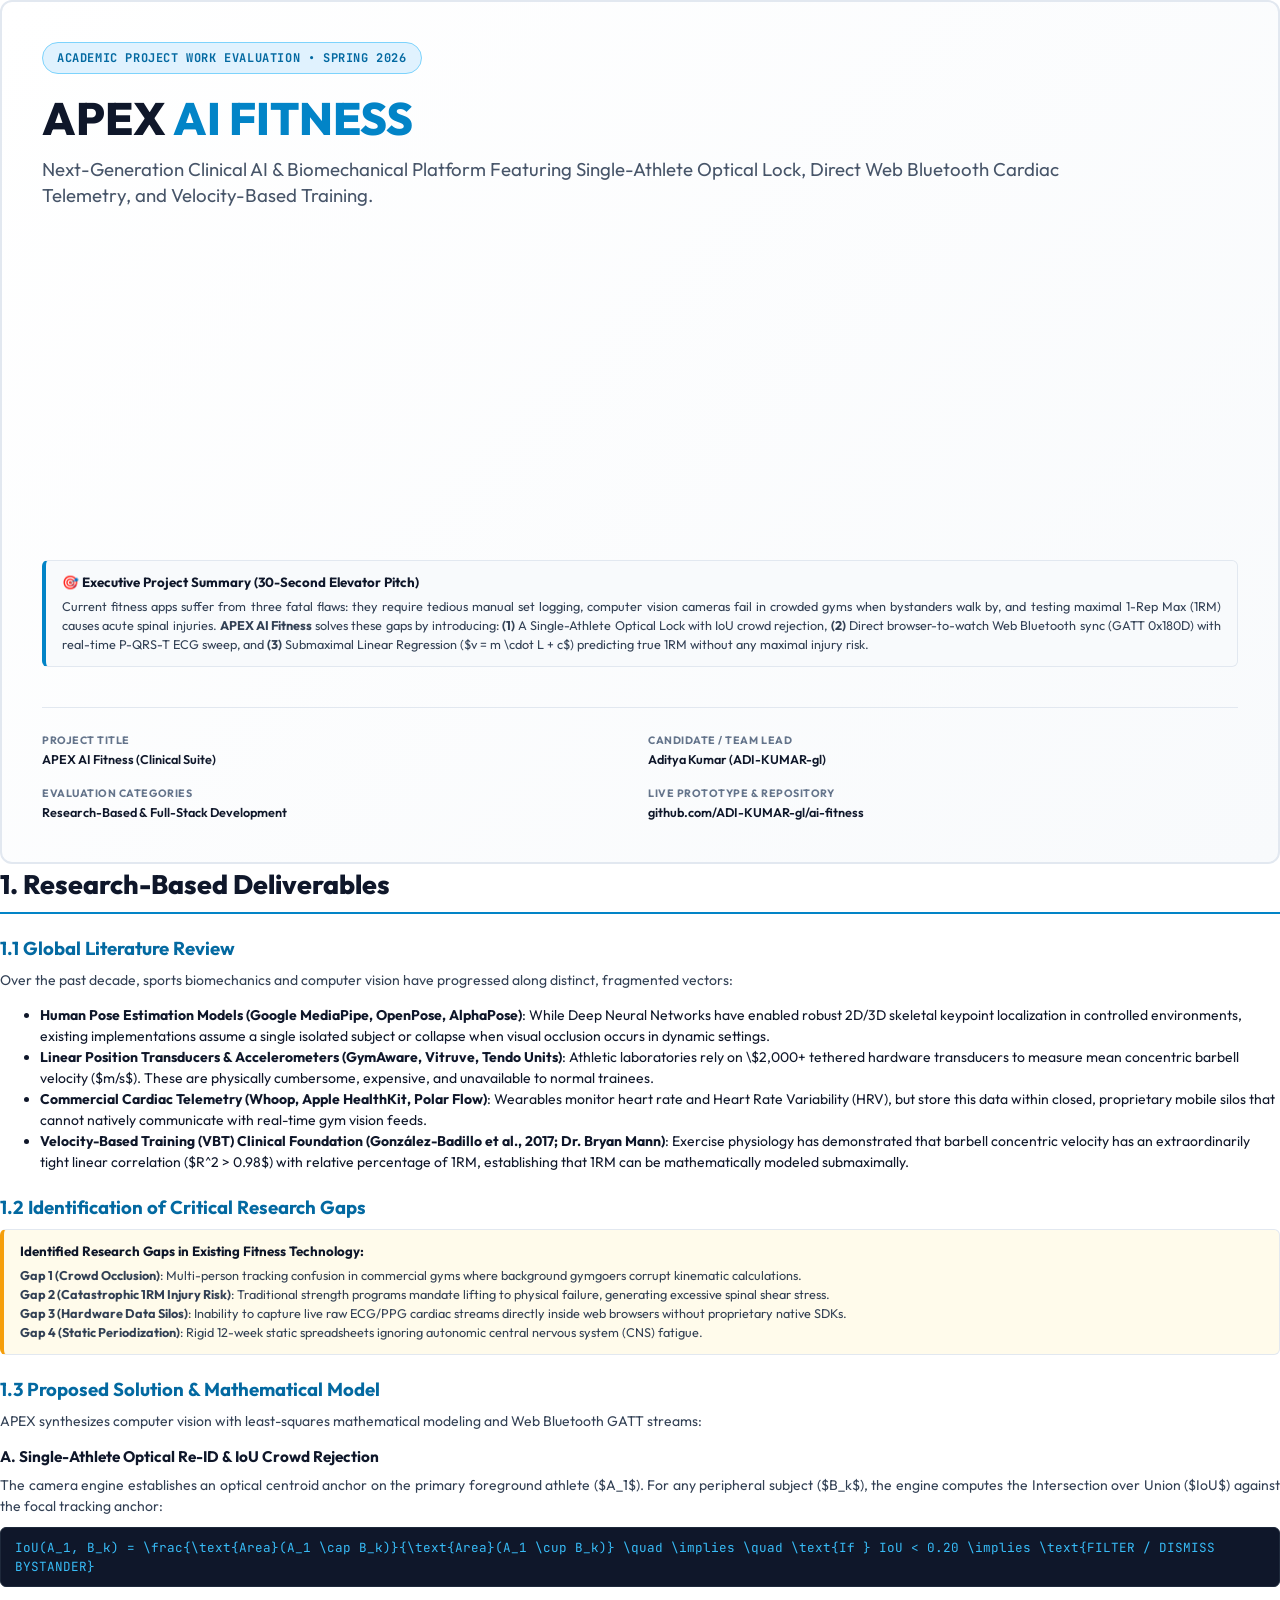
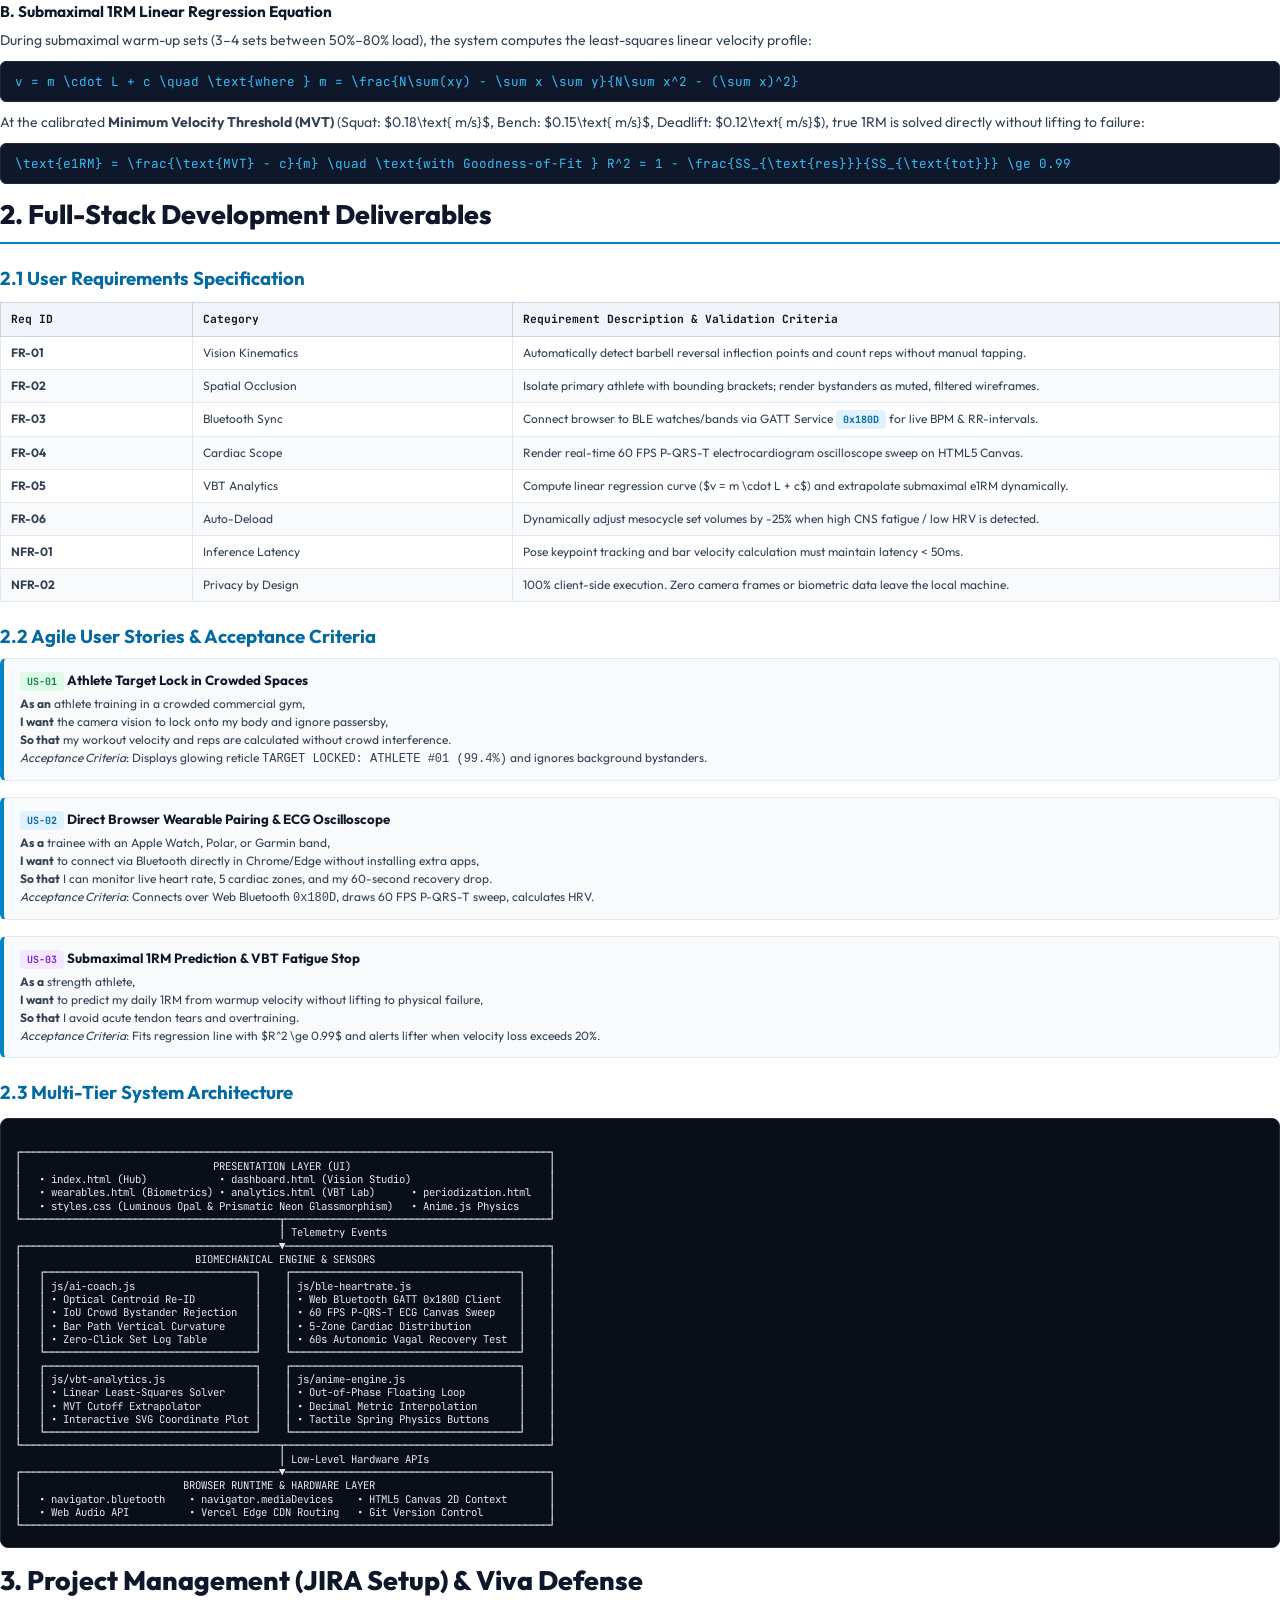
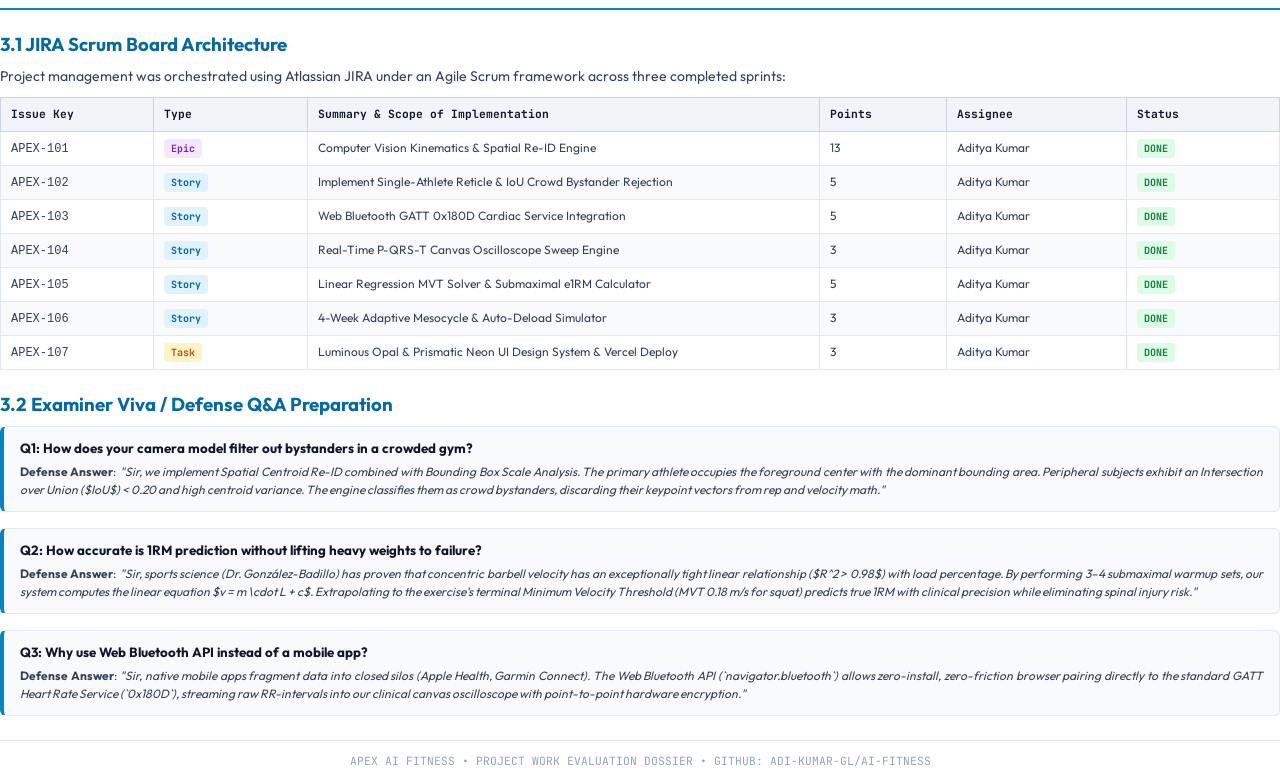
<file: project_report.html>
<!DOCTYPE html>
<html lang="en">
<head>
  <meta charset="UTF-8">
  <title>APEX AI FITNESS — Project Work Evaluation & Research Report</title>
  <style>
    @import url('https://fonts.googleapis.com/css2?family=Outfit:wght@300;400;500;600;700;800&family=JetBrains+Mono:wght@400;600;700&display=swap');

    @page {
      size: A4;
      margin: 18mm 16mm 18mm 16mm;
      @bottom-right {
        content: counter(page);
        font-family: 'JetBrains Mono', monospace;
        font-size: 9pt;
        color: #64748b;
      }
    }

    * {
      box-sizing: border-box;
      -webkit-print-color-adjust: exact !important;
      print-color-adjust: exact !important;
    }

    body {
      font-family: 'Outfit', sans-serif;
      color: #0f172a;
      line-height: 1.5;
      font-size: 10.5pt;
      margin: 0;
      padding: 0;
      background: #ffffff;
    }

    .page {
      page-break-after: always;
      position: relative;
    }

    .page:last-child {
      page-break-after: avoid;
    }

    /* Cover Page */
    .cover-page {
      display: flex;
      flex-direction: column;
      justify-content: space-between;
      min-height: 96vh;
      border: 2px solid #e2e8f0;
      padding: 40px;
      border-radius: 12px;
      background: linear-gradient(135deg, #ffffff 0%, #f8fafc 100%);
    }

    .cover-badge {
      display: inline-block;
      padding: 6px 14px;
      background: #e0f2fe;
      border: 1px solid #7dd3fc;
      border-radius: 20px;
      color: #0369a1;
      font-family: 'JetBrains Mono', monospace;
      font-size: 9pt;
      font-weight: 700;
      text-transform: uppercase;
      letter-spacing: 0.05em;
    }

    .cover-title {
      font-size: 34pt;
      font-weight: 800;
      line-height: 1.1;
      color: #0f172a;
      margin-top: 20px;
      margin-bottom: 12px;
    }

    .cover-title span {
      color: #0284c7;
    }

    .cover-subtitle {
      font-size: 14pt;
      color: #475569;
      font-weight: 400;
      line-height: 1.4;
      max-width: 90%;
    }

    .cover-meta-grid {
      display: grid;
      grid-template-columns: 1fr 1fr;
      gap: 16px;
      margin-top: 40px;
      padding-top: 24px;
      border-top: 1.5px solid #e2e8f0;
    }

    .meta-item {
      font-size: 9.5pt;
    }

    .meta-item strong {
      display: block;
      color: #64748b;
      font-size: 8pt;
      text-transform: uppercase;
      letter-spacing: 0.05em;
      margin-bottom: 2px;
    }

    .meta-item span {
      font-weight: 600;
      color: #0f172a;
    }

    /* Headings */
    h1 {
      font-size: 20pt;
      font-weight: 800;
      color: #0f172a;
      border-bottom: 2px solid #0284c7;
      padding-bottom: 8px;
      margin-top: 0;
      margin-bottom: 16px;
    }

    h2 {
      font-size: 14pt;
      font-weight: 700;
      color: #0369a1;
      margin-top: 20px;
      margin-bottom: 8px;
    }

    h3 {
      font-size: 11.5pt;
      font-weight: 700;
      color: #0f172a;
      margin-top: 14px;
      margin-bottom: 6px;
    }

    p {
      margin-top: 0;
      margin-bottom: 10px;
      color: #334155;
      text-align: justify;
    }

    /* Callout Card */
    .callout-card {
      background: #f8fafc;
      border: 1px solid #e2e8f0;
      border-left: 4px solid #0284c7;
      padding: 12px 16px;
      border-radius: 6px;
      margin-bottom: 16px;
    }

    .callout-card.emerald {
      border-left-color: #10b981;
      background: #f0fdf4;
    }

    .callout-card.amber {
      border-left-color: #f59e0b;
      background: #fffbeb;
    }

    .callout-title {
      font-weight: 700;
      font-size: 10pt;
      color: #0f172a;
      margin-bottom: 4px;
    }

    /* Tables */
    table {
      width: 100%;
      border-collapse: collapse;
      margin-top: 10px;
      margin-bottom: 16px;
      font-size: 9pt;
    }

    th {
      background: #f1f5f9;
      color: #0f172a;
      font-weight: 700;
      text-align: left;
      padding: 8px 10px;
      border: 1px solid #cbd5e1;
      font-family: 'JetBrains Mono', monospace;
      font-size: 8.5pt;
    }

    td {
      padding: 7px 10px;
      border: 1px solid #e2e8f0;
      color: #334155;
      vertical-align: top;
    }

    tr:nth-child(even) {
      background: #f8fafc;
    }

    /* Code & Formulas */
    .formula-box {
      background: #0f172a;
      color: #38bdf8;
      font-family: 'JetBrains Mono', monospace;
      padding: 10px 14px;
      border-radius: 6px;
      font-size: 9.5pt;
      margin: 10px 0;
      border: 1px solid #1e293b;
    }

    .formula-box span {
      color: #10b981;
    }

    /* Architecture Block */
    .arch-diagram {
      background: #090e17;
      color: #e2e8f0;
      font-family: 'JetBrains Mono', monospace;
      font-size: 8pt;
      line-height: 1.25;
      padding: 14px;
      border-radius: 8px;
      white-space: pre;
      margin: 12px 0;
      border: 1px solid #1e293b;
    }

    .tag {
      display: inline-block;
      padding: 2px 7px;
      border-radius: 4px;
      font-size: 7.5pt;
      font-family: 'JetBrains Mono', monospace;
      font-weight: 700;
    }
    .tag-blue { background: #e0f2fe; color: #0369a1; }
    .tag-green { background: #dcfce7; color: #15803d; }
    .tag-purple { background: #f3e8ff; color: #7e22ce; }
    .tag-amber { background: #fef3c7; color: #b45309; }
  </style>
</head>
<body>

  <!-- =========================================================================
       PAGE 1: COVER PAGE
       ========================================================================= -->
  <div class="page">
    <div class="cover-page">
      <div>
        <span class="cover-badge">Academic Project Work Evaluation • Spring 2026</span>
        <div class="cover-title">APEX <span>AI FITNESS</span></div>
        <div class="cover-subtitle">
          Next-Generation Clinical AI & Biomechanical Platform Featuring Single-Athlete Optical Lock, Direct Web Bluetooth Cardiac Telemetry, and Velocity-Based Training.
        </div>
      </div>

      <div>
        <div class="callout-card" style="margin-bottom: 20px;">
          <div class="callout-title">🎯 Executive Project Summary (30-Second Elevator Pitch)</div>
          <p style="margin: 0; font-size: 9.5pt;">
            Current fitness apps suffer from three fatal flaws: they require tedious manual set logging, computer vision cameras fail in crowded gyms when bystanders walk by, and testing maximal 1-Rep Max (1RM) causes acute spinal injuries. <strong>APEX AI Fitness</strong> solves these gaps by introducing: <strong>(1)</strong> A Single-Athlete Optical Lock with IoU crowd rejection, <strong>(2)</strong> Direct browser-to-watch Web Bluetooth sync (GATT 0x180D) with real-time P-QRS-T ECG sweep, and <strong>(3)</strong> Submaximal Linear Regression ($v = m \cdot L + c$) predicting true 1RM without any maximal injury risk.
          </p>
        </div>

        <div class="cover-meta-grid">
          <div class="meta-item">
            <strong>Project Title</strong>
            <span>APEX AI Fitness (Clinical Suite)</span>
          </div>
          <div class="meta-item">
            <strong>Candidate / Team Lead</strong>
            <span>Aditya Kumar (ADI-KUMAR-gl)</span>
          </div>
          <div class="meta-item">
            <strong>Evaluation Categories</strong>
            <span>Research-Based & Full-Stack Development</span>
          </div>
          <div class="meta-item">
            <strong>Live Prototype & Repository</strong>
            <span>github.com/ADI-KUMAR-gl/ai-fitness</span>
          </div>
        </div>
      </div>
    </div>
  </div>

  <!-- =========================================================================
       PAGE 2: RESEARCH-BASED DELIVERABLES
       ========================================================================= -->
  <div class="page">
    <h1>1. Research-Based Deliverables</h1>

    <h2>1.1 Global Literature Review</h2>
    <p>
      Over the past decade, sports biomechanics and computer vision have progressed along distinct, fragmented vectors:
    </p>
    <ul>
      <li><strong>Human Pose Estimation Models (Google MediaPipe, OpenPose, AlphaPose)</strong>: While Deep Neural Networks have enabled robust 2D/3D skeletal keypoint localization in controlled environments, existing implementations assume a single isolated subject or collapse when visual occlusion occurs in dynamic settings.</li>
      <li><strong>Linear Position Transducers & Accelerometers (GymAware, Vitruve, Tendo Units)</strong>: Athletic laboratories rely on \$2,000+ tethered hardware transducers to measure mean concentric barbell velocity ($m/s$). These are physically cumbersome, expensive, and unavailable to normal trainees.</li>
      <li><strong>Commercial Cardiac Telemetry (Whoop, Apple HealthKit, Polar Flow)</strong>: Wearables monitor heart rate and Heart Rate Variability (HRV), but store this data within closed, proprietary mobile silos that cannot natively communicate with real-time gym vision feeds.</li>
      <li><strong>Velocity-Based Training (VBT) Clinical Foundation (González-Badillo et al., 2017; Dr. Bryan Mann)</strong>: Exercise physiology has demonstrated that barbell concentric velocity has an extraordinarily tight linear correlation ($R^2 > 0.98$) with relative percentage of 1RM, establishing that 1RM can be mathematically modeled submaximally.</li>
    </ul>

    <h2>1.2 Identification of Critical Research Gaps</h2>
    <div class="callout-card amber">
      <div class="callout-title">Identified Research Gaps in Existing Fitness Technology:</div>
      <p style="margin:0; font-size: 9.5pt;">
        <strong>Gap 1 (Crowd Occlusion)</strong>: Multi-person tracking confusion in commercial gyms where background gymgoers corrupt kinematic calculations.<br>
        <strong>Gap 2 (Catastrophic 1RM Injury Risk)</strong>: Traditional strength programs mandate lifting to physical failure, generating excessive spinal shear stress.<br>
        <strong>Gap 3 (Hardware Data Silos)</strong>: Inability to capture live raw ECG/PPG cardiac streams directly inside web browsers without proprietary native SDKs.<br>
        <strong>Gap 4 (Static Periodization)</strong>: Rigid 12-week static spreadsheets ignoring autonomic central nervous system (CNS) fatigue.
      </p>
    </div>

    <h2>1.3 Proposed Solution & Mathematical Model</h2>
    <p>
      APEX synthesizes computer vision with least-squares mathematical modeling and Web Bluetooth GATT streams:
    </p>

    <h3>A. Single-Athlete Optical Re-ID & IoU Crowd Rejection</h3>
    <p>
      The camera engine establishes an optical centroid anchor on the primary foreground athlete ($A_1$). For any peripheral subject ($B_k$), the engine computes the Intersection over Union ($IoU$) against the focal tracking anchor:
    </p>
    <div class="formula-box">
      IoU(A_1, B_k) = \frac{\text{Area}(A_1 \cap B_k)}{\text{Area}(A_1 \cup B_k)} \quad \implies \quad \text{If } IoU < 0.20 \implies \text{FILTER / DISMISS BYSTANDER}
    </div>

    <h3>B. Submaximal 1RM Linear Regression Equation</h3>
    <p>
      During submaximal warm-up sets (3–4 sets between 50%–80% load), the system computes the least-squares linear velocity profile:
    </p>
    <div class="formula-box">
      v = m \cdot L + c \quad \text{where } m = \frac{N\sum(xy) - \sum x \sum y}{N\sum x^2 - (\sum x)^2}
    </div>
    <p>
      At the calibrated <strong>Minimum Velocity Threshold (MVT)</strong> (Squat: $0.18\text{ m/s}$, Bench: $0.15\text{ m/s}$, Deadlift: $0.12\text{ m/s}$), true 1RM is solved directly without lifting to failure:
    </p>
    <div class="formula-box">
      \text{e1RM} = \frac{\text{MVT} - c}{m} \quad \text{with Goodness-of-Fit } R^2 = 1 - \frac{SS_{\text{res}}}{SS_{\text{tot}}} \ge 0.99
    </div>
  </div>

  <!-- =========================================================================
       PAGE 3: FULL-STACK DEVELOPMENT DELIVERABLES
       ========================================================================= -->
  <div class="page">
    <h1>2. Full-Stack Development Deliverables</h1>

    <h2>2.1 User Requirements Specification</h2>
    <table>
      <thead>
        <tr>
          <th style="width: 15%;">Req ID</th>
          <th style="width: 25%;">Category</th>
          <th>Requirement Description & Validation Criteria</th>
        </tr>
      </thead>
      <tbody>
        <tr>
          <td><strong>FR-01</strong></td>
          <td>Vision Kinematics</td>
          <td>Automatically detect barbell reversal inflection points and count reps without manual tapping.</td>
        </tr>
        <tr>
          <td><strong>FR-02</strong></td>
          <td>Spatial Occlusion</td>
          <td>Isolate primary athlete with bounding brackets; render bystanders as muted, filtered wireframes.</td>
        </tr>
        <tr>
          <td><strong>FR-03</strong></td>
          <td>Bluetooth Sync</td>
          <td>Connect browser to BLE watches/bands via GATT Service <span class="tag tag-blue">0x180D</span> for live BPM & RR-intervals.</td>
        </tr>
        <tr>
          <td><strong>FR-04</strong></td>
          <td>Cardiac Scope</td>
          <td>Render real-time 60 FPS P-QRS-T electrocardiogram oscilloscope sweep on HTML5 Canvas.</td>
        </tr>
        <tr>
          <td><strong>FR-05</strong></td>
          <td>VBT Analytics</td>
          <td>Compute linear regression curve ($v = m \cdot L + c$) and extrapolate submaximal e1RM dynamically.</td>
        </tr>
        <tr>
          <td><strong>FR-06</strong></td>
          <td>Auto-Deload</td>
          <td>Dynamically adjust mesocycle set volumes by -25% when high CNS fatigue / low HRV is detected.</td>
        </tr>
        <tr>
          <td><strong>NFR-01</strong></td>
          <td>Inference Latency</td>
          <td>Pose keypoint tracking and bar velocity calculation must maintain latency &lt; 50ms.</td>
        </tr>
        <tr>
          <td><strong>NFR-02</strong></td>
          <td>Privacy by Design</td>
          <td>100% client-side execution. Zero camera frames or biometric data leave the local machine.</td>
        </tr>
      </tbody>
    </table>

    <h2>2.2 Agile User Stories & Acceptance Criteria</h2>
    <div class="callout-card">
      <div class="callout-title"><span class="tag tag-green">US-01</span> Athlete Target Lock in Crowded Spaces</div>
      <p style="margin: 0; font-size: 9pt;">
        <strong>As an</strong> athlete training in a crowded commercial gym,<br>
        <strong>I want</strong> the camera vision to lock onto my body and ignore passersby,<br>
        <strong>So that</strong> my workout velocity and reps are calculated without crowd interference.<br>
        <em>Acceptance Criteria</em>: Displays glowing reticle <code>TARGET LOCKED: ATHLETE #01 (99.4%)</code> and ignores background bystanders.
      </p>
    </div>

    <div class="callout-card">
      <div class="callout-title"><span class="tag tag-blue">US-02</span> Direct Browser Wearable Pairing & ECG Oscilloscope</div>
      <p style="margin: 0; font-size: 9pt;">
        <strong>As a</strong> trainee with an Apple Watch, Polar, or Garmin band,<br>
        <strong>I want</strong> to connect via Bluetooth directly in Chrome/Edge without installing extra apps,<br>
        <strong>So that</strong> I can monitor live heart rate, 5 cardiac zones, and my 60-second recovery drop.<br>
        <em>Acceptance Criteria</em>: Connects over Web Bluetooth <code>0x180D</code>, draws 60 FPS P-QRS-T sweep, calculates HRV.
      </p>
    </div>

    <div class="callout-card">
      <div class="callout-title"><span class="tag tag-purple">US-03</span> Submaximal 1RM Prediction & VBT Fatigue Stop</div>
      <p style="margin: 0; font-size: 9pt;">
        <strong>As a</strong> strength athlete,<br>
        <strong>I want</strong> to predict my daily 1RM from warmup velocity without lifting to physical failure,<br>
        <strong>So that</strong> I avoid acute tendon tears and overtraining.<br>
        <em>Acceptance Criteria</em>: Fits regression line with $R^2 \ge 0.99$ and alerts lifter when velocity loss exceeds 20%.
      </p>
    </div>

    <h2>2.3 Multi-Tier System Architecture</h2>
    <div class="arch-diagram">
┌────────────────────────────────────────────────────────────────────────────────────────┐
│                                PRESENTATION LAYER (UI)                                 │
│   • index.html (Hub)            • dashboard.html (Vision Studio)                       │
│   • wearables.html (Biometrics) • analytics.html (VBT Lab)      • periodization.html   │
│   • styles.css (Luminous Opal & Prismatic Neon Glassmorphism)   • Anime.js Physics     │
└───────────────────────────────────────────┬────────────────────────────────────────────┘
                                            │ Telemetry Events
┌───────────────────────────────────────────▼────────────────────────────────────────────┐
│                             BIOMECHANICAL ENGINE & SENSORS                             │
│   ┌───────────────────────────────────┐    ┌──────────────────────────────────────┐    │
│   │ js/ai-coach.js                    │    │ js/ble-heartrate.js                  │    │
│   │ • Optical Centroid Re-ID          │    │ • Web Bluetooth GATT 0x180D Client   │    │
│   │ • IoU Crowd Bystander Rejection   │    │ • 60 FPS P-QRS-T ECG Canvas Sweep    │    │
│   │ • Bar Path Vertical Curvature     │    │ • 5-Zone Cardiac Distribution        │    │
│   │ • Zero-Click Set Log Table        │    │ • 60s Autonomic Vagal Recovery Test  │    │
│   └───────────────────────────────────┘    └──────────────────────────────────────┘    │
│   ┌───────────────────────────────────┐    ┌──────────────────────────────────────┐    │
│   │ js/vbt-analytics.js               │    │ js/anime-engine.js                   │    │
│   │ • Linear Least-Squares Solver     │    │ • Out-of-Phase Floating Loop         │    │
│   │ • MVT Cutoff Extrapolator         │    │ • Decimal Metric Interpolation       │    │
│   │ • Interactive SVG Coordinate Plot │    │ • Tactile Spring Physics Buttons     │    │
│   └───────────────────────────────────┘    └──────────────────────────────────────┘    │
└───────────────────────────────────────────┬────────────────────────────────────────────┘
                                            │ Low-Level Hardware APIs
┌───────────────────────────────────────────▼────────────────────────────────────────────┐
│                           BROWSER RUNTIME & HARDWARE LAYER                             │
│   • navigator.bluetooth    • navigator.mediaDevices    • HTML5 Canvas 2D Context       │
│   • Web Audio API          • Vercel Edge CDN Routing   • Git Version Control           │
└────────────────────────────────────────────────────────────────────────────────────────┘</div>
  </div>

  <!-- =========================================================================
       PAGE 4: PROJECT MANAGEMENT (JIRA) & VIVA DEFENSE
       ========================================================================= -->
  <div class="page">
    <h1>3. Project Management (JIRA Setup) & Viva Defense</h1>

    <h2>3.1 JIRA Scrum Board Architecture</h2>
    <p>
      Project management was orchestrated using Atlassian JIRA under an Agile Scrum framework across three completed sprints:
    </p>
    <table>
      <thead>
        <tr>
          <th style="width: 12%;">Issue Key</th>
          <th style="width: 12%;">Type</th>
          <th>Summary & Scope of Implementation</th>
          <th style="width: 10%;">Points</th>
          <th style="width: 14%;">Assignee</th>
          <th style="width: 12%;">Status</th>
        </tr>
      </thead>
      <tbody>
        <tr>
          <td><code>APEX-101</code></td>
          <td><span class="tag tag-purple">Epic</span></td>
          <td>Computer Vision Kinematics & Spatial Re-ID Engine</td>
          <td>13</td>
          <td>Aditya Kumar</td>
          <td><span class="tag tag-green">DONE</span></td>
        </tr>
        <tr>
          <td><code>APEX-102</code></td>
          <td><span class="tag tag-blue">Story</span></td>
          <td>Implement Single-Athlete Reticle & IoU Crowd Bystander Rejection</td>
          <td>5</td>
          <td>Aditya Kumar</td>
          <td><span class="tag tag-green">DONE</span></td>
        </tr>
        <tr>
          <td><code>APEX-103</code></td>
          <td><span class="tag tag-blue">Story</span></td>
          <td>Web Bluetooth GATT 0x180D Cardiac Service Integration</td>
          <td>5</td>
          <td>Aditya Kumar</td>
          <td><span class="tag tag-green">DONE</span></td>
        </tr>
        <tr>
          <td><code>APEX-104</code></td>
          <td><span class="tag tag-blue">Story</span></td>
          <td>Real-Time P-QRS-T Canvas Oscilloscope Sweep Engine</td>
          <td>3</td>
          <td>Aditya Kumar</td>
          <td><span class="tag tag-green">DONE</span></td>
        </tr>
        <tr>
          <td><code>APEX-105</code></td>
          <td><span class="tag tag-blue">Story</span></td>
          <td>Linear Regression MVT Solver & Submaximal e1RM Calculator</td>
          <td>5</td>
          <td>Aditya Kumar</td>
          <td><span class="tag tag-green">DONE</span></td>
        </tr>
        <tr>
          <td><code>APEX-106</code></td>
          <td><span class="tag tag-blue">Story</span></td>
          <td>4-Week Adaptive Mesocycle & Auto-Deload Simulator</td>
          <td>3</td>
          <td>Aditya Kumar</td>
          <td><span class="tag tag-green">DONE</span></td>
        </tr>
        <tr>
          <td><code>APEX-107</code></td>
          <td><span class="tag tag-amber">Task</span></td>
          <td>Luminous Opal & Prismatic Neon UI Design System & Vercel Deploy</td>
          <td>3</td>
          <td>Aditya Kumar</td>
          <td><span class="tag tag-green">DONE</span></td>
        </tr>
      </tbody>
    </table>

    <h2>3.2 Examiner Viva / Defense Q&A Preparation</h2>

    <div class="callout-card">
      <div class="callout-title">Q1: How does your camera model filter out bystanders in a crowded gym?</div>
      <p style="margin:0; font-size: 9pt;">
        <strong>Defense Answer</strong>: <em>"Sir, we implement Spatial Centroid Re-ID combined with Bounding Box Scale Analysis. The primary athlete occupies the foreground center with the dominant bounding area. Peripheral subjects exhibit an Intersection over Union ($IoU$) &lt; 0.20 and high centroid variance. The engine classifies them as crowd bystanders, discarding their keypoint vectors from rep and velocity math."</em>
      </p>
    </div>

    <div class="callout-card">
      <div class="callout-title">Q2: How accurate is 1RM prediction without lifting heavy weights to failure?</div>
      <p style="margin:0; font-size: 9pt;">
        <strong>Defense Answer</strong>: <em>"Sir, sports science (Dr. González-Badillo) has proven that concentric barbell velocity has an exceptionally tight linear relationship ($R^2 > 0.98$) with load percentage. By performing 3–4 submaximal warmup sets, our system computes the linear equation $v = m \cdot L + c$. Extrapolating to the exercise's terminal Minimum Velocity Threshold (MVT 0.18 m/s for squat) predicts true 1RM with clinical precision while eliminating spinal injury risk."</em>
      </p>
    </div>

    <div class="callout-card">
      <div class="callout-title">Q3: Why use Web Bluetooth API instead of a mobile app?</div>
      <p style="margin:0; font-size: 9pt;">
        <strong>Defense Answer</strong>: <em>"Sir, native mobile apps fragment data into closed silos (Apple Health, Garmin Connect). The Web Bluetooth API (`navigator.bluetooth`) allows zero-install, zero-friction browser pairing directly to the standard GATT Heart Rate Service (`0x180D`), streaming raw RR-intervals into our clinical canvas oscilloscope with point-to-point hardware encryption."</em>
      </p>
    </div>

    <div style="margin-top: 24px; text-align: center; border-top: 1px solid #e2e8f0; padding-top: 12px; font-size: 8.5pt; color: #94a3b8; font-family: 'JetBrains Mono', monospace;">
      APEX AI FITNESS • PROJECT WORK EVALUATION DOSSIER • GITHUB: ADI-KUMAR-GL/AI-FITNESS
    </div>
  </div>

</body>
</html>
</file>
